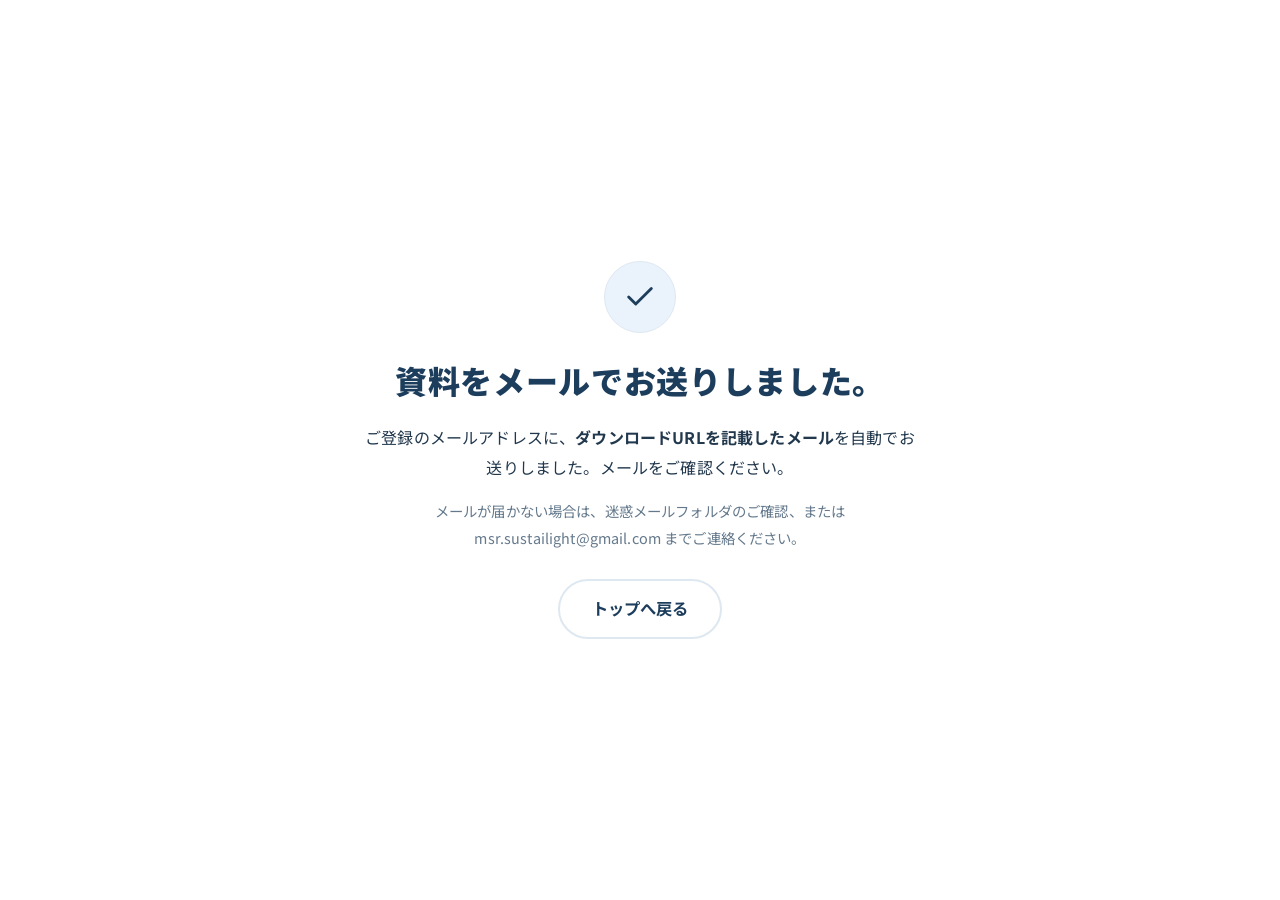
<file: thanks-dl.html>
<!DOCTYPE html>
<html lang="ja">

<head>
    <meta charset="UTF-8">
    <meta name="viewport" content="width=device-width, initial-scale=1.0">
    <meta name="robots" content="noindex">
    <title>資料をお送りしました｜にぎわいプラス</title>
    <link rel="stylesheet" href="style.css?v=10">
    <style>
        .thanks-wrap { min-height: 100vh; display: flex; align-items: center; justify-content: center; text-align: center; padding: 48px 24px; }
        .thanks-box { max-width: 560px; }
        .thanks-icon { width: 72px; height: 72px; margin: 0 auto 24px; border-radius: 50%; background: var(--blue-pale); border: 1px solid var(--line); display: flex; align-items: center; justify-content: center; }
        .thanks-box h1 { font-size: clamp(1.5rem, 4vw, 2rem); margin-bottom: 18px; }
        .thanks-box p { color: var(--ink); margin-bottom: 14px; }
        .thanks-box .sub { color: var(--mute); font-size: 0.9rem; }
        .thanks-actions { margin-top: 28px; display: flex; gap: 14px; justify-content: center; flex-wrap: wrap; }
    </style>
</head>

<body>
    <main class="thanks-wrap">
        <div class="thanks-box">
            <div class="thanks-icon">
                <svg width="34" height="34" viewBox="0 0 24 24" fill="none" stroke="#1C3D5C" stroke-width="2" stroke-linecap="round" stroke-linejoin="round"><path d="M20 6 9 17l-5-5"/></svg>
            </div>
            <h1>資料をメールでお送りしました。</h1>
            <p>ご登録のメールアドレスに、<strong>ダウンロードURLを記載したメール</strong>を自動でお送りしました。メールをご確認ください。</p>
            <p class="sub">メールが届かない場合は、迷惑メールフォルダのご確認、または<br>msr.sustailight@gmail.com までご連絡ください。</p>
            <div class="thanks-actions">
                <a href="index.html" class="btn btn-ghost">トップへ戻る</a>
            </div>
        </div>
    </main>
</body>

</html>
</file>
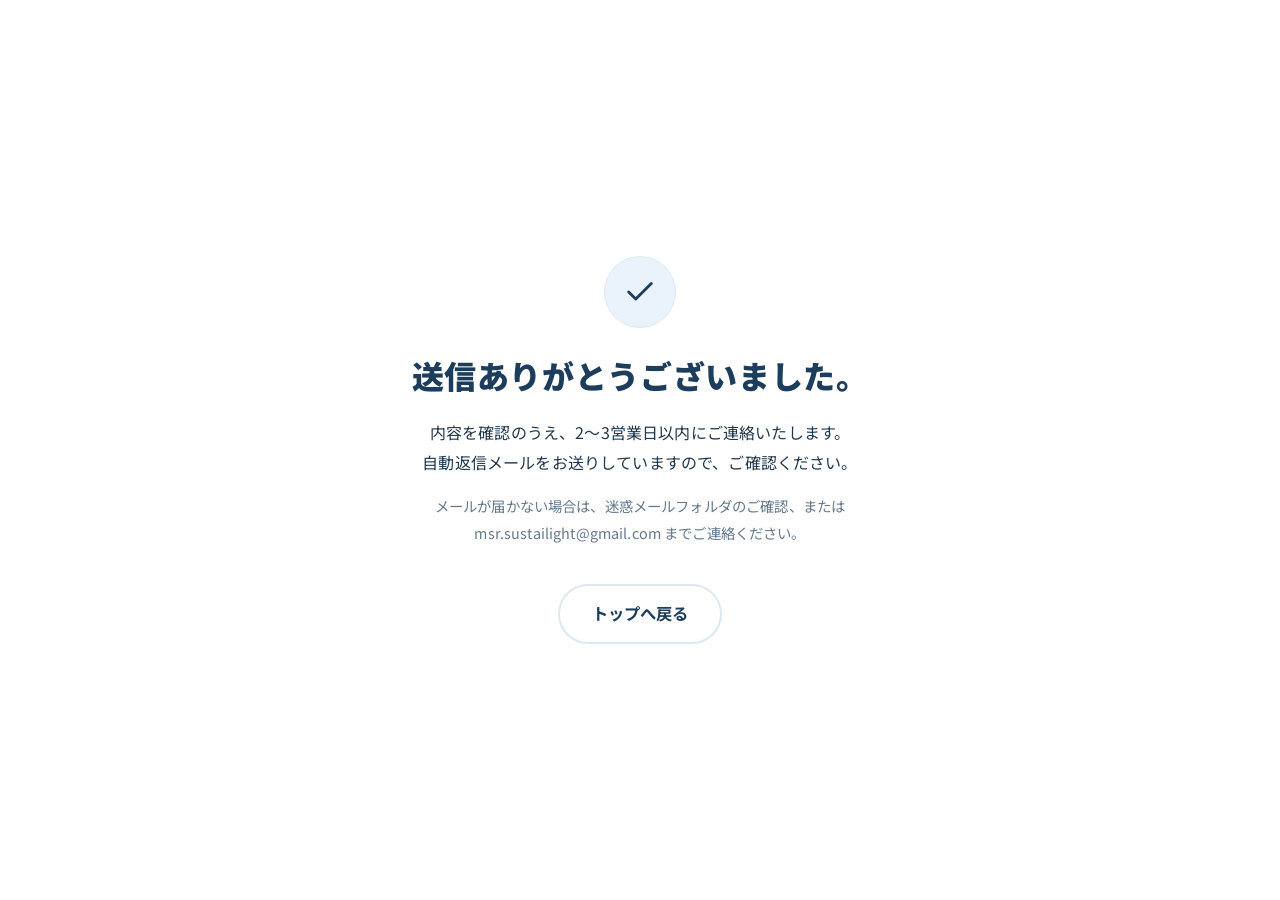
<file: thanks.html>
<!DOCTYPE html>
<html lang="ja">

<head>
    <meta charset="UTF-8">
    <meta name="viewport" content="width=device-width, initial-scale=1.0">
    <meta name="robots" content="noindex">
    <title>送信ありがとうございました｜にぎわいプラス</title>
    <link rel="stylesheet" href="style.css?v=10">
    <style>
        .thanks-wrap { min-height: 100vh; display: flex; align-items: center; justify-content: center; text-align: center; padding: 48px 24px; }
        .thanks-box { max-width: 540px; }
        .thanks-icon { width: 72px; height: 72px; margin: 0 auto 24px; border-radius: 50%; background: var(--blue-pale); border: 1px solid var(--line); display: flex; align-items: center; justify-content: center; }
        .thanks-box h1 { font-size: clamp(1.5rem, 4vw, 2rem); margin-bottom: 18px; }
        .thanks-box p { color: var(--ink); margin-bottom: 14px; }
        .thanks-box .sub { color: var(--mute); font-size: 0.9rem; }
        .thanks-box .btn { margin-top: 24px; }
    </style>
</head>

<body>
    <main class="thanks-wrap">
        <div class="thanks-box">
            <div class="thanks-icon">
                <svg width="34" height="34" viewBox="0 0 24 24" fill="none" stroke="#1C3D5C" stroke-width="2" stroke-linecap="round" stroke-linejoin="round"><path d="M20 6 9 17l-5-5"/></svg>
            </div>
            <h1>送信ありがとうございました。</h1>
            <p>内容を確認のうえ、2〜3営業日以内にご連絡いたします。<br>自動返信メールをお送りしていますので、ご確認ください。</p>
            <p class="sub">メールが届かない場合は、迷惑メールフォルダのご確認、または<br>msr.sustailight@gmail.com までご連絡ください。</p>
            <a href="index.html" class="btn btn-ghost">トップへ戻る</a>
        </div>
    </main>
</body>

</html>
</file>
<file: style.css>
@import url('https://fonts.googleapis.com/css2?family=Montserrat:wght@600;700;800;900&family=Noto+Sans+JP:wght@400;500;700;900&display=swap');

/* =========================================================
   にぎわいプラス LP — チラシ準拠デザイン v11
   紺×ライトブルー×ゴールド／白ベース／太ゴシック。
   整列はヘッダー（ロゴ〜無料相談）の左右端を基準にする。
   最小フォントは12px以上。
   ========================================================= */

:root {
    --navy: #1C3D5C;
    --navy-deep: #142E47;
    --blue: #4FA0DD;
    --blue-strong: #2E86C9;
    --blue-pale: #EAF3FB;
    --gold: #C9A24B;
    --gold-light: #E3C77F;
    --bg: #FFFFFF;
    --bg-alt: #F4F8FC;
    --ink: #22384D;
    --mute: #64798C;
    --line: #DEE8F1;
    --white: #FFFFFF;
    --shadow: 0 12px 34px rgba(28, 61, 92, 0.10);
    --shadow-soft: 0 4px 16px rgba(28, 61, 92, 0.07);
    --radius: 16px;
    --ease: cubic-bezier(0.22, 1, 0.36, 1);
    --maxw: 1080px;
}

* { margin: 0; padding: 0; box-sizing: border-box; }
html { scroll-behavior: smooth; }

body {
    font-family: 'Noto Sans JP', sans-serif;
    color: var(--ink);
    background: var(--bg);
    line-height: 1.9;
    font-size: 16px;
    -webkit-font-smoothing: antialiased;
    overflow-x: hidden;
}

h1, h2, h3, h4 {
    font-family: 'Noto Sans JP', sans-serif;
    font-weight: 900;
    color: var(--navy);
    line-height: 1.45;
    letter-spacing: 0.02em;
    text-wrap: balance;
}

p { letter-spacing: 0.01em; text-wrap: pretty; }
a { color: inherit; }

.num { font-family: 'Montserrat', sans-serif; font-weight: 800; letter-spacing: -0.01em; }
.blue { color: var(--blue); }
.gold { color: var(--gold); }

/* ---------- レイアウト（ヘッダー基準の整列） ---------- */
.wrap { width: 100%; max-width: var(--maxw); margin: 0 auto; padding: 0 24px; }
.section { padding: clamp(60px, 9vw, 110px) 0; position: relative; }
.narrow { max-width: 760px; margin: 0 auto; }

.eyebrow {
    display: inline-flex;
    align-items: center;
    gap: 8px;
    font-weight: 700;
    font-size: 0.82rem;
    letter-spacing: 0.12em;
    color: var(--blue-strong);
    margin-bottom: 12px;
}
.eyebrow::before { content: "✦"; color: var(--gold); font-size: 0.85em; }
.section-title { font-size: clamp(1.55rem, 4vw, 2.25rem); margin-bottom: 12px; }
.lead { color: var(--mute); font-size: 1.05rem; margin-bottom: 8px; }
.center { text-align: center; }

/* ---------- ボタン ---------- */
.btn {
    display: inline-flex;
    align-items: center;
    justify-content: center;
    gap: 10px;
    font-family: 'Noto Sans JP', sans-serif;
    font-weight: 700;
    font-size: 1.02rem;
    padding: 17px 32px;
    border-radius: 999px;
    text-decoration: none;
    border: none;
    cursor: pointer;
    transition: transform 0.25s var(--ease), box-shadow 0.25s var(--ease), background 0.25s var(--ease);
    line-height: 1.3;
}
.btn-primary { background: var(--navy); color: #fff; box-shadow: 0 8px 20px rgba(28, 61, 92, 0.22); }
.btn-primary:hover { background: var(--navy-deep); transform: translateY(-2px); box-shadow: 0 12px 26px rgba(28, 61, 92, 0.3); }
.btn-blue { background: var(--blue); color: #fff; box-shadow: 0 8px 20px rgba(79, 160, 221, 0.3); }
.btn-blue:hover { background: var(--blue-strong); transform: translateY(-2px); }
.btn-ghost { background: #fff; color: var(--navy); border: 2px solid var(--line); }
.btn-ghost:hover { border-color: var(--blue); color: var(--blue-strong); transform: translateY(-2px); }
.btn-sm { padding: 11px 22px; font-size: 0.92rem; }
.btn-block { width: 100%; }
.btn .arrow { font-family: 'Montserrat'; font-weight: 800; }
.cta-note { display: block; margin-top: 12px; font-size: 0.85rem; color: var(--mute); }

/* ---------- ヘッダー ---------- */
header {
    position: fixed;
    top: 0; left: 0; width: 100%;
    z-index: 1000;
    background: rgba(255, 255, 255, 0.92);
    backdrop-filter: blur(10px);
    border-bottom: 1px solid transparent;
    transition: border-color 0.3s, background 0.3s;
}
header.scrolled { background: rgba(255, 255, 255, 0.98); border-bottom: 1px solid var(--line); }
.head-inner {
    max-width: var(--maxw);
    margin: 0 auto;
    height: 66px;
    padding: 0 24px;
    display: flex;
    align-items: center;
    justify-content: space-between;
}
.brand { display: flex; align-items: center; gap: 11px; text-decoration: none; }
.brand-logo { height: 30px; width: auto; display: block; }
.nav { display: flex; align-items: center; gap: 24px; }
.nav a { text-decoration: none; font-size: 0.9rem; font-weight: 700; color: var(--ink); position: relative; transition: color 0.25s; }
.nav a:not(.btn)::after { content: ""; position: absolute; left: 0; bottom: -5px; width: 0; height: 2px; background: var(--blue); border-radius: 2px; transition: width 0.3s var(--ease); }
.nav a:not(.btn):hover { color: var(--blue-strong); }
.nav a:not(.btn):hover::after { width: 100%; }
.nav .btn { padding: 10px 20px; font-size: 0.88rem; }

.burger { display: none; flex-direction: column; gap: 6px; background: none; border: none; cursor: pointer; padding: 6px; }
.burger span { width: 26px; height: 3px; border-radius: 3px; background: var(--navy); transition: 0.3s var(--ease); }
.burger.active span:nth-child(1) { transform: translateY(9px) rotate(45deg); }
.burger.active span:nth-child(2) { opacity: 0; }
.burger.active span:nth-child(3) { transform: translateY(-9px) rotate(-45deg); }

/* ---------- ヒーロー（賑わい写真を全面に） ---------- */
.hero {
    position: relative;
    padding: clamp(120px, 16vw, 176px) 0 clamp(56px, 8vw, 96px);
    overflow: hidden;
}
.hero-bg { position: absolute; inset: 0; z-index: 0; }
.hero-bg img { width: 100%; height: 100%; object-fit: cover; object-position: center 40%; }
/* 左を白く抜いて文字を立たせる（ロゴ基準＝左寄せ） */
.hero-bg::after {
    content: "";
    position: absolute; inset: 0;
    background: linear-gradient(90deg,
        rgba(255, 255, 255, 0.97) 0%,
        rgba(255, 255, 255, 0.94) 34%,
        rgba(255, 255, 255, 0.72) 58%,
        rgba(255, 255, 255, 0.28) 100%);
}
.hero-inner { position: relative; z-index: 1; max-width: 620px; }
.hero-kicker {
    display: inline-block;
    font-weight: 900;
    font-size: clamp(1rem, 2.4vw, 1.3rem);
    color: var(--navy);
    letter-spacing: 0.06em;
    margin-bottom: 4px;
}
.hero h1 {
    font-size: clamp(3rem, 10vw, 5.2rem);
    line-height: 1.14;
    letter-spacing: 0.03em;
    margin-bottom: 8px;
}
.hero-shout {
    font-weight: 900;
    font-size: clamp(1.3rem, 3.6vw, 2rem);
    color: var(--navy);
    margin-bottom: 14px;
}
.hero-sub {
    font-weight: 700;
    font-size: clamp(1.05rem, 2.6vw, 1.3rem);
    color: var(--navy);
    margin-bottom: 8px;
}
.hero-sub .gold { font-size: 1.15em; }
.hero-body { font-size: 1rem; color: var(--ink); margin-bottom: 24px; max-width: 34em; }
.hero-btns { display: flex; flex-wrap: wrap; gap: 14px; margin-bottom: 16px; }
.hero-fine { font-size: 0.85rem; color: var(--mute); }
.hero-curve { display: block; width: 100%; height: 90px; position: relative; z-index: 1; margin-top: -60px; }
.hero-curve svg { display: block; width: 100%; height: 100%; }

/* 実績メダル＝ヒーロー画像の上に直接載せる（左寄せ・少しコンパクト） */
.hero .seal-row { margin-top: clamp(30px, 5vw, 52px); }
.seal-row { display: grid; grid-template-columns: repeat(4, 1fr); gap: 12px; max-width: 700px; margin-left: 0; margin-right: auto; }
.seal-item { display: flex; flex-direction: column; align-items: center; }
/* 手描きSVGメダル（金ロゼット・二重リング・光沢）。器は小さくし、文字は補正して見た目のサイズを維持 */
.seal-svg { width: 100%; max-width: 164px; display: block; filter: drop-shadow(0 14px 26px rgba(28, 61, 92, 0.35)); }
.seal-svg text { text-anchor: middle; }
.seal-svg .t-cat { font: 900 31px 'Noto Sans JP', sans-serif; fill: #1C3D5C; letter-spacing: 0.04em; }
.seal-svg .t-num { font: 800 106px 'Montserrat', 'Noto Sans JP', sans-serif; fill: #1C3D5C; letter-spacing: -0.02em; }
.seal-svg .t-unit { font: 900 40px 'Noto Sans JP', sans-serif; }
.seal-svg .t-from { font: 800 26px 'Noto Sans JP', sans-serif; fill: #2E86C9; }
.seal-svg .t-up { fill: #C9A24B; font-family: 'Montserrat', sans-serif; font-weight: 900; }

/* ---------- 悩み＝LINE風の吹き出し（わっと溢れる） ---------- */
.chat { max-width: 700px; margin: 30px auto 36px; display: flex; flex-direction: column; gap: 15px; }
.chat-day { text-align: center; margin-bottom: 4px; }
.chat-day span { background: rgba(28, 61, 92, 0.08); color: var(--mute); font-size: 0.8rem; font-weight: 700; padding: 5px 16px; border-radius: 999px; }
.bubble {
    position: relative;
    max-width: 78%;
    background: #fff;
    border-radius: 20px;
    padding: 15px 21px;
    box-shadow: 0 6px 16px rgba(28, 61, 92, 0.13);
    color: var(--ink);
    font-size: 1rem;
    line-height: 1.65;
}
.bubble.big { font-size: 1.2rem; font-weight: 700; color: var(--navy); max-width: 86%; padding: 18px 24px; }
.bubble.l { align-self: flex-start; border-bottom-left-radius: 5px; }
.bubble.r { align-self: flex-end; border-bottom-right-radius: 5px; }
.bubble.l::after { content: ""; position: absolute; left: -7px; bottom: 9px; width: 15px; height: 15px; background: #fff; clip-path: polygon(100% 0, 100% 100%, 0 100%); }
.bubble.r::after { content: ""; position: absolute; right: -7px; bottom: 9px; width: 15px; height: 15px; background: #fff; clip-path: polygon(0 0, 100% 100%, 0 100%); }
/* わっと溢れる散らし（.chat-dayが1番目なので吹き出しは2番目以降） */
.bubble:nth-child(2) { transform: rotate(-2deg); margin-left: 1%; }
.bubble:nth-child(3) { transform: rotate(1.5deg); margin-right: 2%; }
.bubble:nth-child(4) { transform: rotate(-1.5deg); margin-left: 6%; }
.bubble:nth-child(5) { transform: rotate(2deg); margin-right: 4%; }
.bubble:nth-child(6) { transform: rotate(-1deg); margin-left: 3%; }
.bubble:nth-child(7) { transform: rotate(1.5deg); margin-right: 1%; }

/* ---------- 悩み ---------- */
.pain { background: var(--bg); }
.pain-lead { display: grid; grid-template-columns: 1fr 1fr; gap: 20px; margin-bottom: 44px; }
.pain-q {
    background: var(--bg-alt);
    border: 1px solid var(--line);
    border-radius: var(--radius);
    padding: 26px 28px;
    text-align: center;
}
.pain-q h3 { color: var(--navy); font-size: 1.22rem; margin-bottom: 8px; }
.pain-q p { color: var(--mute); font-size: 0.96rem; }
.section-title.center { text-align: center; }
.checklist { list-style: none; margin: 30px auto 26px; max-width: 720px; display: grid; gap: 12px; }
.checklist li {
    display: flex; gap: 14px; align-items: flex-start;
    background: #fff;
    border: 1px solid var(--line);
    border-radius: 14px;
    padding: 16px 20px;
    font-size: 1.02rem;
    font-weight: 500;
    box-shadow: var(--shadow-soft);
}
.checklist .box {
    flex: none; width: 26px; height: 26px;
    border-radius: 50%;
    background: var(--blue-pale);
    color: var(--blue-strong);
    display: flex; align-items: center; justify-content: center;
    font-weight: 900; font-size: 0.85rem; margin-top: 3px;
}
.pain-close { font-size: 1.16rem; font-weight: 900; color: var(--navy); line-height: 1.85; text-align: center; }
.pain-close .ln { display: inline-block; }
.pain-close .blue { color: var(--blue-strong); }

/* ---------- 実績が、証明しています（上2つ＋下3つ） ---------- */
.results { background: var(--bg-alt); }
.results-title {
    text-align: center;
    font-size: clamp(1.55rem, 4vw, 2.15rem);
    margin-bottom: 34px;
}
.results-title .spark { color: var(--gold); font-size: 0.8em; margin: 0 10px; }
.result-grid { display: grid; grid-template-columns: repeat(2, 1fr); gap: 22px; max-width: 900px; margin: 0 auto; }
.result-card {
    background: #fff;
    border: 1px solid var(--line);
    border-radius: var(--radius);
    overflow: hidden;
    text-align: center;
    box-shadow: var(--shadow-soft);
    display: flex;
    flex-direction: column;
    transition: transform 0.3s var(--ease), box-shadow 0.3s var(--ease), border-color 0.3s var(--ease);
}
.result-card:hover { transform: translateY(-6px); box-shadow: var(--shadow); border-color: var(--blue); }
.rc-photo { position: relative; height: 168px; background: var(--blue-pale); overflow: hidden; }
.rc-photo img { width: 100%; height: 100%; object-fit: cover; display: block; transition: transform 0.55s var(--ease); }
.result-card:hover .rc-photo img { transform: scale(1.06); }
.rc-body { padding: 24px 22px 26px; flex: 1; display: flex; flex-direction: column; align-items: center; justify-content: center; }
.result-card h3 { font-size: 1.16rem; margin-bottom: 8px; color: var(--navy); letter-spacing: 0.02em; }
.rc-before { font-size: 0.95rem; color: var(--mute); }
.rc-after { font-weight: 900; color: var(--navy); font-size: 1.18rem; margin-top: 4px; line-height: 1.25; display: flex; align-items: baseline; justify-content: center; gap: 3px; }
.rc-after .big {
    font-family: 'Montserrat', sans-serif; font-weight: 800;
    font-size: clamp(2.9rem, 7vw, 3.8rem);
    background: linear-gradient(135deg, var(--gold-light), var(--gold) 55%, #A9812F);
    -webkit-background-clip: text; background-clip: text; -webkit-text-fill-color: transparent;
    line-height: 0.95; letter-spacing: -0.02em; margin: 0 3px;
    font-variant-numeric: tabular-nums;
}
/* バッジ＝写真の上に載せる（各カード共通の質感） */
.rc-badge {
    position: absolute; top: 12px; right: 12px; z-index: 2;
    background: var(--gold);
    color: #fff;
    font-weight: 800;
    font-size: 0.82rem;
    padding: 5px 14px;
    border-radius: 999px;
    box-shadow: 0 4px 12px rgba(28, 61, 92, 0.28);
    letter-spacing: 0.02em;
}
.results .disclaimer { margin-top: 24px; font-size: 0.82rem; color: var(--mute); text-align: center; line-height: 1.7; }
/* 実績の下＝独立したCTAバンド */
.results-cta {
    max-width: 900px; margin: 34px auto 0;
    background: linear-gradient(120deg, var(--navy) 0%, var(--navy-deep) 100%);
    border-radius: 20px;
    padding: clamp(26px, 4vw, 38px) clamp(26px, 4vw, 46px);
    display: flex; align-items: center; justify-content: space-between;
    gap: 22px; flex-wrap: wrap;
    box-shadow: var(--shadow);
    position: relative; overflow: hidden;
}
.results-cta::after {
    content: ""; position: absolute; right: -40px; top: -40px;
    width: 180px; height: 180px; border-radius: 50%;
    background: radial-gradient(circle, rgba(201,162,75,0.28), transparent 70%);
    pointer-events: none;
}
.rcta-copy { color: #fff; font-weight: 900; font-size: clamp(1.2rem, 2.8vw, 1.6rem); line-height: 1.45; position: relative; z-index: 1; text-wrap: balance; }
.rcta-copy .gold { color: var(--gold-light); }
.results-cta .btn { position: relative; z-index: 1; flex: none; }

/* ---------- サービス ---------- */
.service { background: var(--bg); }
.service-list { max-width: none; margin: 36px 0 0; display: grid; }
.service-row {
    display: flex;
    gap: 20px;
    align-items: center;
    padding: 22px 8px;
    border-bottom: 1px solid var(--line);
}
.service-row:first-child { border-top: 1px solid var(--line); }
.sr-icon {
    flex: none;
    width: 58px; height: 58px;
    border-radius: 50%;
    background: var(--blue-pale);
    display: flex; align-items: center; justify-content: center;
}
.sr-icon svg { width: 27px; height: 27px; }
.sr-title { flex: none; width: 11.5em; font-size: 1.14rem; font-weight: 900; color: var(--navy); line-height: 1.5; }
.sr-desc { font-size: 0.98rem; color: var(--mute); line-height: 1.75; }

/* ---------- 料金（中央ぞろえ） ---------- */
.price { background: var(--bg-alt); text-align: center; }
.price .eyebrow { justify-content: center; }
.price .pc-top, .price .pc-body, .price .pc-list li, .price .addon { text-align: left; }
.price-card {
    max-width: 700px;
    margin: 36px auto 0;
    background: #fff;
    border: 1px solid var(--line);
    border-radius: 20px;
    box-shadow: var(--shadow);
    overflow: hidden;
}
.price-card .pc-top { background: var(--navy); color: #fff; padding: 14px 28px; display: flex; align-items: center; gap: 12px; flex-wrap: wrap; }
.price-card .pc-badge { background: var(--gold); color: #fff; font-size: 0.8rem; font-weight: 700; padding: 5px 14px; border-radius: 999px; }
.price-card .pc-top span.t { font-size: 0.92rem; }
.price-card .pc-body { padding: 30px 28px; }
.price-card .pc-name { font-weight: 900; color: var(--navy); font-size: 1.28rem; margin-bottom: 6px; }
.price-card .pc-price { display: flex; align-items: baseline; gap: 6px; margin-bottom: 18px; }
.price-card .pc-price .yen { font-family: 'Montserrat'; font-weight: 800; font-size: 2.6rem; color: var(--blue-strong); }
.price-card .pc-price .per { color: var(--mute); font-size: 1rem; }
.price-card .pc-list { list-style: none; display: grid; gap: 9px; }
.price-card .pc-list li { display: flex; gap: 10px; font-size: 0.98rem; }
.price-card .pc-list li::before { content: "✓"; color: var(--blue); font-weight: 900; }
.price-card .pc-foot { background: var(--blue-pale); text-align: center; padding: 20px; border-top: 1px solid var(--line); }
.price-card .pc-foot .big { font-weight: 900; color: var(--navy); font-size: 1.12rem; }
.pc-foot-sub { font-size: 0.9rem; color: var(--mute); margin-top: 6px; }
.addon-head { font-weight: 900; color: var(--navy); margin: 48px 0 22px; font-size: 1.12rem; text-align: center; }
.addon-grid { display: grid; grid-template-columns: repeat(3, 1fr); gap: 16px; }
.addon { background: #fff; border: 1px solid var(--line); border-radius: 14px; padding: 20px 20px 18px; display: flex; flex-direction: column; box-shadow: var(--shadow-soft); }
.addon h4 { font-size: 1.02rem; margin-bottom: 6px; color: var(--navy); }
.addon p { font-size: 0.9rem; color: var(--mute); line-height: 1.7; flex: 1; }
.addon-price { margin-top: 12px; font-family: 'Montserrat', sans-serif; font-weight: 800; color: var(--blue-strong); font-size: 1.22rem; }
.addon-price small { font-family: 'Noto Sans JP'; font-weight: 500; font-size: 0.78rem; color: var(--mute); margin-left: 3px; }
.price-fine { font-size: 0.82rem; color: var(--mute); margin-top: 16px; text-align: center; }

/* ---------- 無料相談バンド ---------- */
.consult { background: var(--navy); color: #fff; padding: clamp(44px, 7vw, 72px) 0; position: relative; overflow: hidden; }
.consult-inner { display: flex; align-items: center; justify-content: center; gap: clamp(18px, 4vw, 44px); flex-wrap: wrap; text-align: center; }
.consult-copy { display: flex; align-items: center; gap: 16px; flex-wrap: wrap; justify-content: center; }
.consult-pill { background: #fff; color: var(--navy); font-weight: 900; border-radius: 999px; padding: 8px 20px; font-size: 1.02rem; }
.consult h2 { color: #fff; font-size: clamp(1.6rem, 4.6vw, 2.4rem); }
.consult h2 .gold { color: var(--gold-light); }
.consult-sub { width: 100%; font-size: 0.98rem; opacity: 0.88; margin-top: 6px; }
.consult-seal {
    flex: none;
    width: 118px; height: 118px;
    border-radius: 50%;
    background: var(--gold);
    color: #fff;
    display: flex; flex-direction: column; align-items: center; justify-content: center;
    font-weight: 900; font-size: 0.95rem; line-height: 1.5;
    box-shadow: 0 8px 22px rgba(0, 0, 0, 0.2);
}
.consult .btn { margin-top: 18px; }
.consult-tel { margin-top: 18px; font-size: 0.98rem; }
.consult-tel a { font-family: 'Montserrat'; font-weight: 800; font-size: 1.7rem; color: #fff; text-decoration: none; letter-spacing: 0.02em; }

/* ---------- ノウハウ（note・最新記事3件） ---------- */
.know { background: var(--bg); }
.note-grid { display: grid; grid-template-columns: repeat(3, 1fr); gap: 18px; margin-top: 30px; }
.note-card {
    display: flex; flex-direction: column;
    background: #fff;
    border: 1px solid var(--line);
    border-radius: 14px;
    padding: 22px 22px 20px;
    text-decoration: none;
    color: inherit;
    box-shadow: var(--shadow-soft);
    transition: transform 0.25s var(--ease), box-shadow 0.25s var(--ease), border-color 0.25s var(--ease);
}
.note-card:hover { transform: translateY(-4px); box-shadow: var(--shadow); border-color: var(--blue); }
.note-card { padding-top: 0; overflow: hidden; }
.note-card .nc-thumb { width: calc(100% + 44px); margin: 0 -22px 14px; height: 150px; object-fit: cover; background: var(--bg-alt); display: block; }
.note-card .nc-tag { font-size: 0.78rem; font-weight: 700; color: var(--blue-strong); display: inline-flex; align-items: center; gap: 5px; }
.note-card h3 { font-size: 1.04rem; color: var(--navy); margin: 10px 0 0; line-height: 1.6; }
.note-card .nc-more { margin-top: auto; padding-top: 14px; font-size: 0.85rem; color: var(--mute); font-weight: 700; }
.know-more { text-align: center; margin-top: 26px; }

/* ---------- 代表メッセージ（ホバーで写真切替） ---------- */
.rep { background: var(--bg-alt); }
.rep-grid { display: grid; grid-template-columns: 280px 1fr; gap: clamp(30px, 5vw, 56px); align-items: center; }
.rep-photo {
    position: relative;
    border-radius: 18px;
    overflow: hidden;
    box-shadow: var(--shadow);
    aspect-ratio: 4 / 5;
    background: var(--blue-pale);
    border: 5px solid #fff;
    cursor: pointer;
}
.rep-photo img { position: absolute; inset: 0; width: 100%; height: 100%; object-fit: cover; display: block; }
.rep-photo .rp-b { opacity: 0; }
.rep-photo.alt .rp-b { opacity: 1; }
.rep-photo .rp-flash { position: absolute; inset: 0; background: #fff; opacity: 0; pointer-events: none; z-index: 2; }
.rep h2 { font-size: clamp(1.35rem, 3.2vw, 1.9rem); margin-bottom: 18px; }
.rep p { margin-bottom: 14px; }
.rep-mission { font-weight: 900; color: var(--blue-strong); font-size: 1.16rem; margin: 20px 0 4px !important; }
.rep .sign { margin-top: 20px; font-weight: 900; color: var(--navy); }
.rep .sign small { display: block; color: var(--mute); font-weight: 400; font-size: 0.82rem; }

/* ---------- FAQ ---------- */
.faq-sec { background: var(--bg); }
.faq-list { max-width: 800px; margin: 32px 0 0; display: grid; gap: 12px; }
.faq-item { background: #fff; border: 1px solid var(--line); border-radius: 14px; overflow: hidden; box-shadow: var(--shadow-soft); }
.faq-item summary { list-style: none; cursor: pointer; padding: 19px 22px; display: flex; align-items: flex-start; gap: 13px; font-weight: 700; color: var(--navy); font-size: 1.02rem; }
.faq-item summary::-webkit-details-marker { display: none; }
.faq-item summary .q { flex: none; color: var(--blue); font-family: 'Montserrat'; font-weight: 800; }
.faq-item summary .chev { margin-left: auto; transition: transform 0.3s var(--ease); color: var(--mute); flex: none; }
.faq-item[open] summary .chev { transform: rotate(180deg); }
.faq-item .a { padding: 0 24px 20px 56px; font-size: 0.98rem; color: var(--ink); line-height: 1.85; }

/* ---------- フォーム ---------- */
.final { background: var(--bg-alt); }
.final h2 { font-size: clamp(1.5rem, 4vw, 2.15rem); }
.final-body { font-size: 1.02rem; color: var(--ink); margin: 16px 0 8px; }
.assure { display: flex; flex-wrap: wrap; gap: 10px; margin: 24px 0 6px; }
.assure span { font-size: 0.86rem; font-weight: 700; background: #fff; border: 1px solid var(--line); color: var(--navy); padding: 8px 15px; border-radius: 999px; }
.form-card { background: #fff; color: var(--ink); border-radius: 18px; padding: clamp(26px, 5vw, 42px); box-shadow: var(--shadow); border: 1px solid var(--line); }
.final-grid { display: grid; grid-template-columns: 1fr 1fr; gap: clamp(30px, 5vw, 52px); align-items: center; margin-top: 40px; }
.field { margin-bottom: 18px; }
.field label { display: block; font-weight: 700; font-size: 0.94rem; margin-bottom: 7px; color: var(--navy); }
.field label .req { color: #D64545; font-size: 0.78rem; margin-left: 5px; font-weight: 700; }
.field input[type="text"], .field input[type="email"], .field input[type="tel"], .field textarea {
    width: 100%; padding: 13px 15px; border: 1.5px solid var(--line); border-radius: 12px;
    font-family: inherit; font-size: 1rem; background: #fff; color: var(--ink);
    transition: border-color 0.25s, box-shadow 0.25s;
}
.field input:focus, .field textarea:focus { outline: none; border-color: var(--blue); box-shadow: 0 0 0 3px rgba(79, 160, 221, 0.16); }
.name-row { display: grid; grid-template-columns: 1fr 1fr; gap: 12px; }
.checks { display: grid; grid-template-columns: 1fr 1fr; gap: 10px; }
.checks label { display: flex; align-items: center; gap: 9px; font-weight: 500; font-size: 0.94rem; color: var(--ink); background: #fff; border: 1.5px solid var(--line); border-radius: 12px; padding: 12px 14px; cursor: pointer; transition: border-color 0.2s, background 0.2s; }
.checks label:has(input:checked) { border-color: var(--blue); background: var(--blue-pale); }
.checks input { accent-color: var(--blue-strong); width: 17px; height: 17px; }
.form-note { font-size: 0.82rem; color: var(--mute); margin-top: 14px; line-height: 1.7; }
.contact-lines { margin-top: 24px; display: grid; gap: 8px; font-size: 0.98rem; }
.contact-lines a { color: var(--navy); font-weight: 700; text-decoration: none; }
.contact-lines .tel { font-family: 'Montserrat'; font-weight: 800; font-size: 1.5rem; letter-spacing: 0.02em; }

/* ---------- 共通 ---------- */
.center-cta { text-align: center; margin-top: 38px; }

/* ---------- フッター ---------- */
footer { background: var(--navy); color: rgba(255, 255, 255, 0.78); padding: 52px 0 34px; }
.foot-top { display: flex; justify-content: space-between; align-items: center; gap: 26px; flex-wrap: wrap; padding-bottom: 26px; border-bottom: 1px solid rgba(255, 255, 255, 0.15); }
.foot-brand { display: flex; align-items: center; gap: 14px; }
.foot-brand img { height: 30px; width: auto; background: #fff; border-radius: 8px; padding: 4px 10px; }
.foot-brand .fb-sub { font-size: 0.88rem; }
.foot-links { display: flex; gap: 20px; flex-wrap: wrap; }
.foot-links a { color: rgba(255, 255, 255, 0.85); text-decoration: none; font-size: 0.9rem; }
.foot-links a:hover { color: #fff; }
.foot-bottom { margin-top: 22px; font-size: 0.82rem; color: rgba(255, 255, 255, 0.55); display: flex; justify-content: space-between; flex-wrap: wrap; gap: 12px; }

/* ---------- スマホ追従CTA ---------- */
.sticky-cta {
    position: fixed; left: 0; bottom: 0; width: 100%;
    z-index: 900;
    padding: 10px 16px calc(10px + env(safe-area-inset-bottom));
    background: rgba(255, 255, 255, 0.95);
    backdrop-filter: blur(8px);
    border-top: 1px solid var(--line);
    transform: translateY(120%);
    transition: transform 0.4s var(--ease);
    display: none;
}
.sticky-cta.show { transform: translateY(0); }
.sticky-cta .btn { width: 100%; padding: 14px; }

/* ---------- リビール ---------- */
[data-reveal] { opacity: 0; transform: translateY(26px); transition: opacity 0.7s var(--ease), transform 0.7s var(--ease); }
[data-reveal].revealed { opacity: 1; transform: translateY(0); }

/* ---------- レスポンシブ ---------- */
@media (max-width: 900px) {
    .final-grid, .rep-grid { grid-template-columns: 1fr; }
    .rep-photo { max-width: 260px; margin: 0 auto; }
    .addon-grid { grid-template-columns: 1fr 1fr; }
    .seal-row { grid-template-columns: 1fr 1fr; gap: 16px; max-width: 380px; }
    .note-grid { grid-template-columns: 1fr; }
    .sr-title { width: auto; }
    .service-row { flex-wrap: wrap; gap: 12px 16px; }
    .sr-desc { flex-basis: 100%; }
    .hero-bg::after {
        background: linear-gradient(180deg,
            rgba(255, 255, 255, 0.95) 0%,
            rgba(255, 255, 255, 0.88) 55%,
            rgba(255, 255, 255, 0.55) 100%);
    }
}
@media (max-width: 720px) {
    .nav { display: none; }
    .nav.open {
        display: flex; flex-direction: column; align-items: flex-start; gap: 18px;
        position: absolute; top: 66px; left: 0; width: 100%;
        background: #fff; border-bottom: 1px solid var(--line); padding: 26px 24px 30px;
    }
    .nav.open .btn { width: 100%; }
    .burger { display: flex; }
    .hero-band .wrap { grid-template-columns: 1fr; }
    .pain-lead { grid-template-columns: 1fr; }
    .result-grid { grid-template-columns: 1fr; }
    .results-cta { flex-direction: column; text-align: center; }
    .rcta-br { display: none; }
    .addon-grid { grid-template-columns: 1fr; }
    .checks { grid-template-columns: 1fr; }
    .name-row { grid-template-columns: 1fr 1fr; }
    .sticky-cta { display: block; }
}

@media (prefers-reduced-motion: reduce) {
    * { animation: none !important; transition-duration: 0.01ms !important; scroll-behavior: auto !important; }
    [data-reveal] { opacity: 1; transform: none; }
}
</file>
